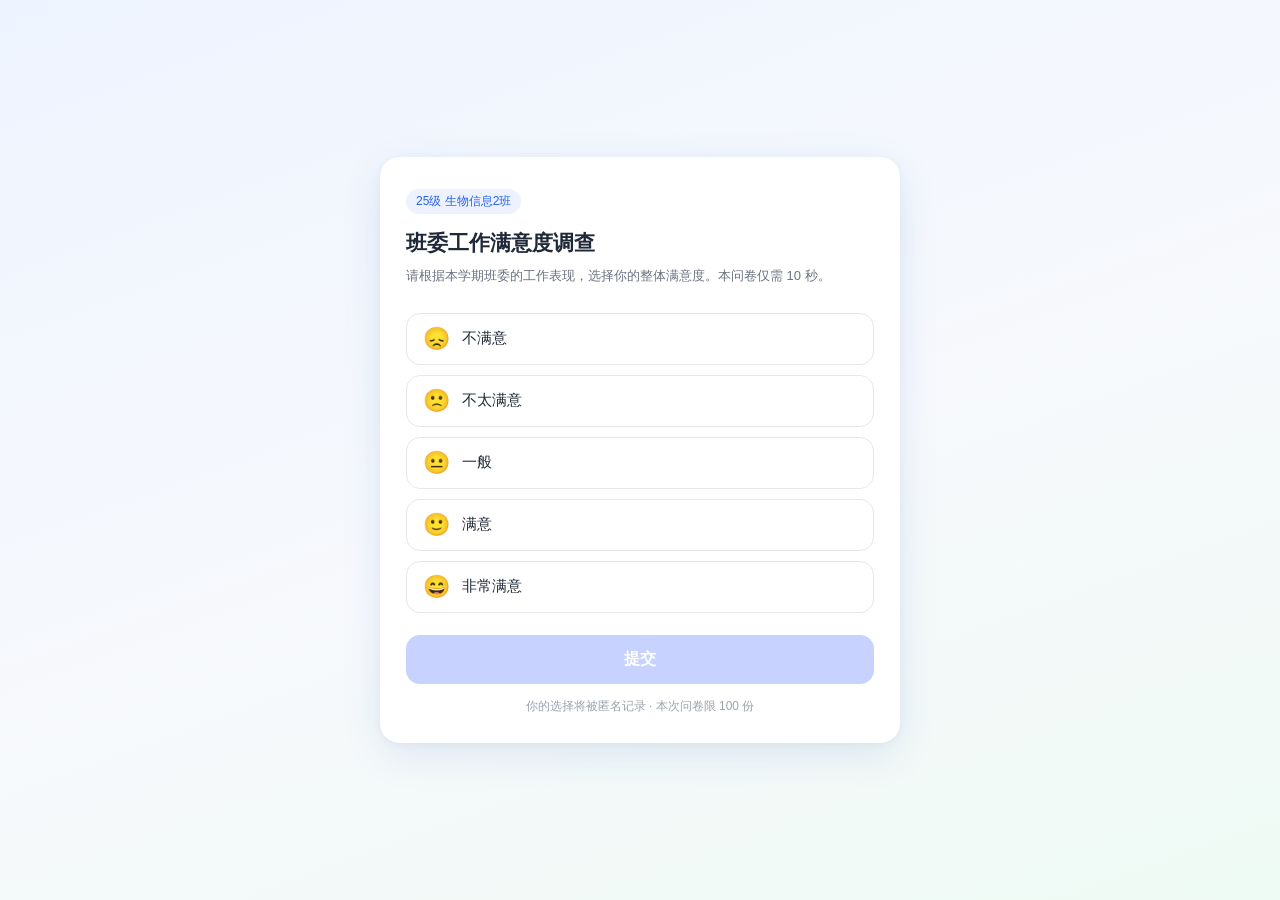
<file: index.html>
<!DOCTYPE html>
<html lang="zh-CN">
<head>
<meta charset="UTF-8">
<meta name="viewport" content="width=device-width, initial-scale=1.0">
<title>25生物信息2班 · 班委工作满意度调查</title>
<link rel="stylesheet" href="styles.css">
</head>
<body>
  <main class="card" id="app"></main>
  <script src="app.js"></script>
</body>
</html>
</file>
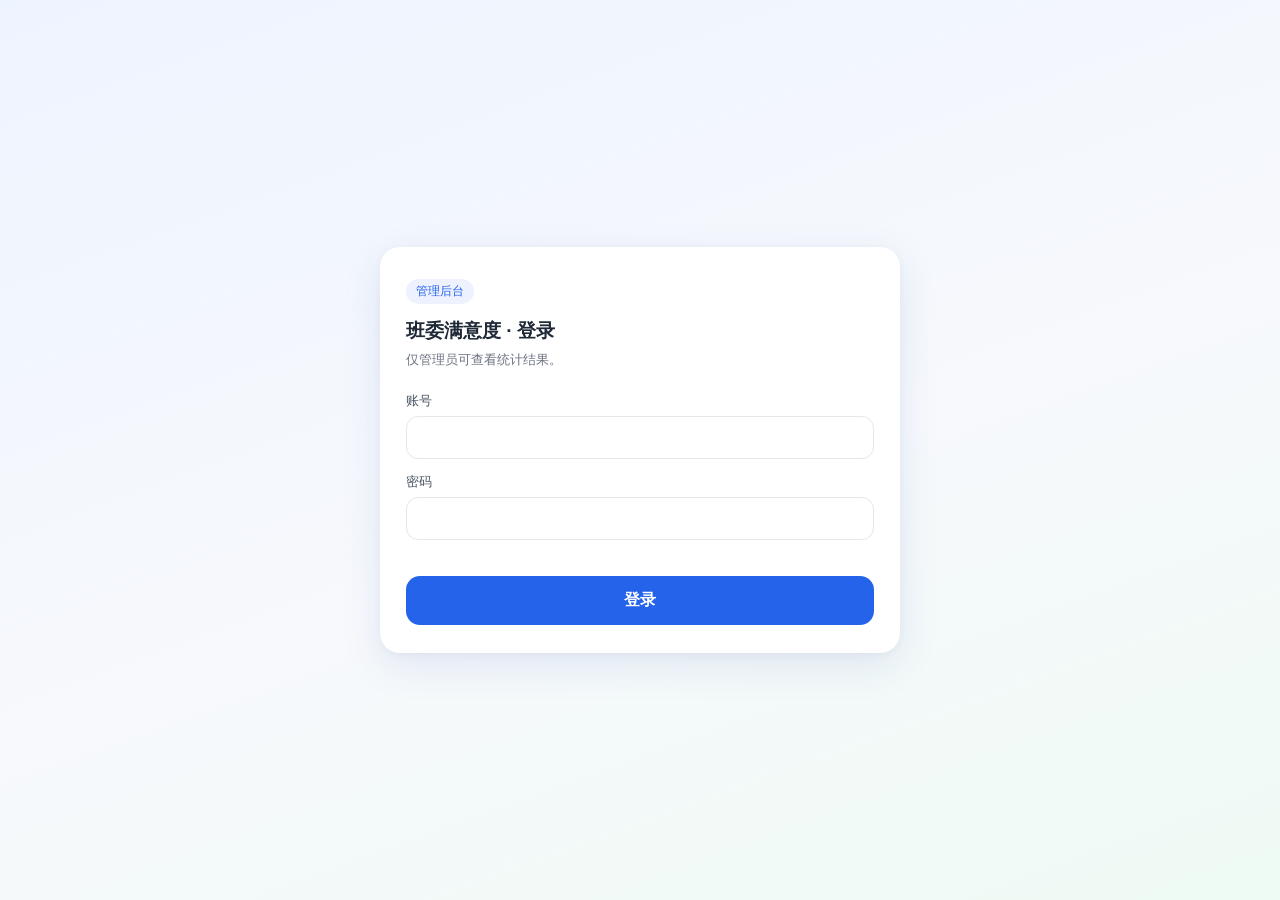
<file: admin.html>
<!DOCTYPE html>
<html lang="zh-CN">
<head>
<meta charset="UTF-8">
<meta name="viewport" content="width=device-width, initial-scale=1.0">
<title>管理后台 · 班委满意度调查</title>
<link rel="stylesheet" href="styles.css">
</head>
<body>
  <main class="card" id="app"></main>
  <script>window.FORCE_ADMIN = true;</script>
  <script src="app.js"></script>
</body>
</html>
</file>
<file: styles.css>
* { box-sizing: border-box; margin: 0; padding: 0; }
body {
  font-family: -apple-system, BlinkMacSystemFont, "PingFang SC", "Microsoft YaHei", sans-serif;
  background: linear-gradient(160deg, #eef4ff 0%, #f7f9fc 55%, #eefaf4 100%);
  min-height: 100vh;
  display: flex;
  align-items: center;
  justify-content: center;
  padding: 24px 16px;
  color: #1f2937;
}
.card {
  width: 100%;
  max-width: 520px;
  background: #fff;
  border-radius: 20px;
  padding: 32px 26px 28px;
  box-shadow: 0 12px 40px rgba(30, 64, 175, .10), 0 2px 8px rgba(0,0,0,.04);
}
.tag {
  display: inline-block;
  font-size: 12px;
  color: #2563eb;
  background: #eef2ff;
  border-radius: 999px;
  padding: 4px 10px;
  margin-bottom: 14px;
}
h1 { font-size: 21px; line-height: 1.4; margin-bottom: 8px; }
.desc { font-size: 13px; color: #6b7280; margin-bottom: 26px; line-height: 1.6; }

.options { display: grid; gap: 10px; }
.option {
  display: flex;
  align-items: center;
  gap: 12px;
  padding: 14px 16px;
  border: 1.5px solid #e5e7eb;
  border-radius: 14px;
  cursor: pointer;
  transition: all .15s ease;
  background: #fff;
  user-select: none;
}
.option:hover { border-color: #93c5fd; background: #f8fbff; }
.option .emoji { font-size: 22px; line-height: 1; }
.option .text { font-size: 15px; font-weight: 500; }
.option input { position: absolute; opacity: 0; pointer-events: none; }
.option.selected {
  border-color: #2563eb;
  background: #eff6ff;
  box-shadow: 0 0 0 3px rgba(37, 99, 235, .12);
}
.option.selected .text { color: #1d4ed8; }

button.submit {
  width: 100%;
  margin-top: 22px;
  padding: 14px;
  border: none;
  border-radius: 14px;
  background: #2563eb;
  color: #fff;
  font-size: 16px;
  font-weight: 600;
  cursor: pointer;
  transition: background .15s ease, transform .1s ease;
}
button.submit:hover:not(:disabled) { background: #1d4ed8; }
button.submit:active:not(:disabled) { transform: scale(.99); }
button.submit:disabled { background: #c7d2fe; cursor: not-allowed; }

.hint { text-align: center; font-size: 12px; color: #9ca3af; margin-top: 14px; }

.done { text-align: center; padding: 18px 0 6px; }
.done .check { font-size: 46px; margin-bottom: 12px; }
.done h2 { font-size: 19px; margin-bottom: 8px; }
.done p { font-size: 14px; color: #6b7280; line-height: 1.6; }

/* 结果页 */
.stat { display: flex; justify-content: space-between; align-items: baseline; margin-bottom: 6px; }
.stat .label { font-size: 14px; color: #374151; }
.stat .val { font-size: 13px; color: #6b7280; }
.bar {
  height: 12px;
  background: #f3f4f6;
  border-radius: 999px;
  overflow: hidden;
  margin-bottom: 16px;
}
.bar > i {
  display: block;
  height: 100%;
  border-radius: 999px;
  background: linear-gradient(90deg, #60a5fa, #2563eb);
  transition: width .5s ease;
}
.total { font-size: 13px; color: #6b7280; margin-bottom: 20px; }
.avg {
  background: #eff6ff;
  border-radius: 12px;
  padding: 14px 16px;
  font-size: 14px;
  color: #1e40af;
  margin-bottom: 20px;
}
.btns { display: flex; gap: 10px; }
.btns button {
  flex: 1;
  padding: 12px;
  border-radius: 12px;
  font-size: 14px;
  font-weight: 600;
  cursor: pointer;
  border: 1.5px solid #dbeafe;
  background: #fff;
  color: #2563eb;
}
.btns button.primary { background: #2563eb; color: #fff; border-color: #2563eb; }

/* 后台登录 */
.login h2 { font-size: 19px; margin-bottom: 6px; }
.login .desc { margin-bottom: 22px; }
.field { margin-bottom: 14px; }
.field label { display: block; font-size: 13px; color: #4b5563; margin-bottom: 6px; }
.field input {
  width: 100%;
  padding: 12px 14px;
  border: 1.5px solid #e5e7eb;
  border-radius: 12px;
  font-size: 15px;
  outline: none;
  transition: border-color .15s ease, box-shadow .15s ease;
}
.field input:focus { border-color: #2563eb; box-shadow: 0 0 0 3px rgba(37, 99, 235, .12); }
.error {
  display: none;
  font-size: 13px;
  color: #dc2626;
  background: #fef2f2;
  border-radius: 10px;
  padding: 10px 12px;
  margin-bottom: 12px;
}
.error.show { display: block; }
.logout {
  display: block;
  width: 100%;
  margin-top: 16px;
  padding: 11px;
  border: 1.5px solid #e5e7eb;
  border-radius: 12px;
  background: #fff;
  color: #6b7280;
  font-size: 14px;
  cursor: pointer;
}
.logout:hover { border-color: #fca5a5; color: #dc2626; background: #fef2f2; }
</file>
